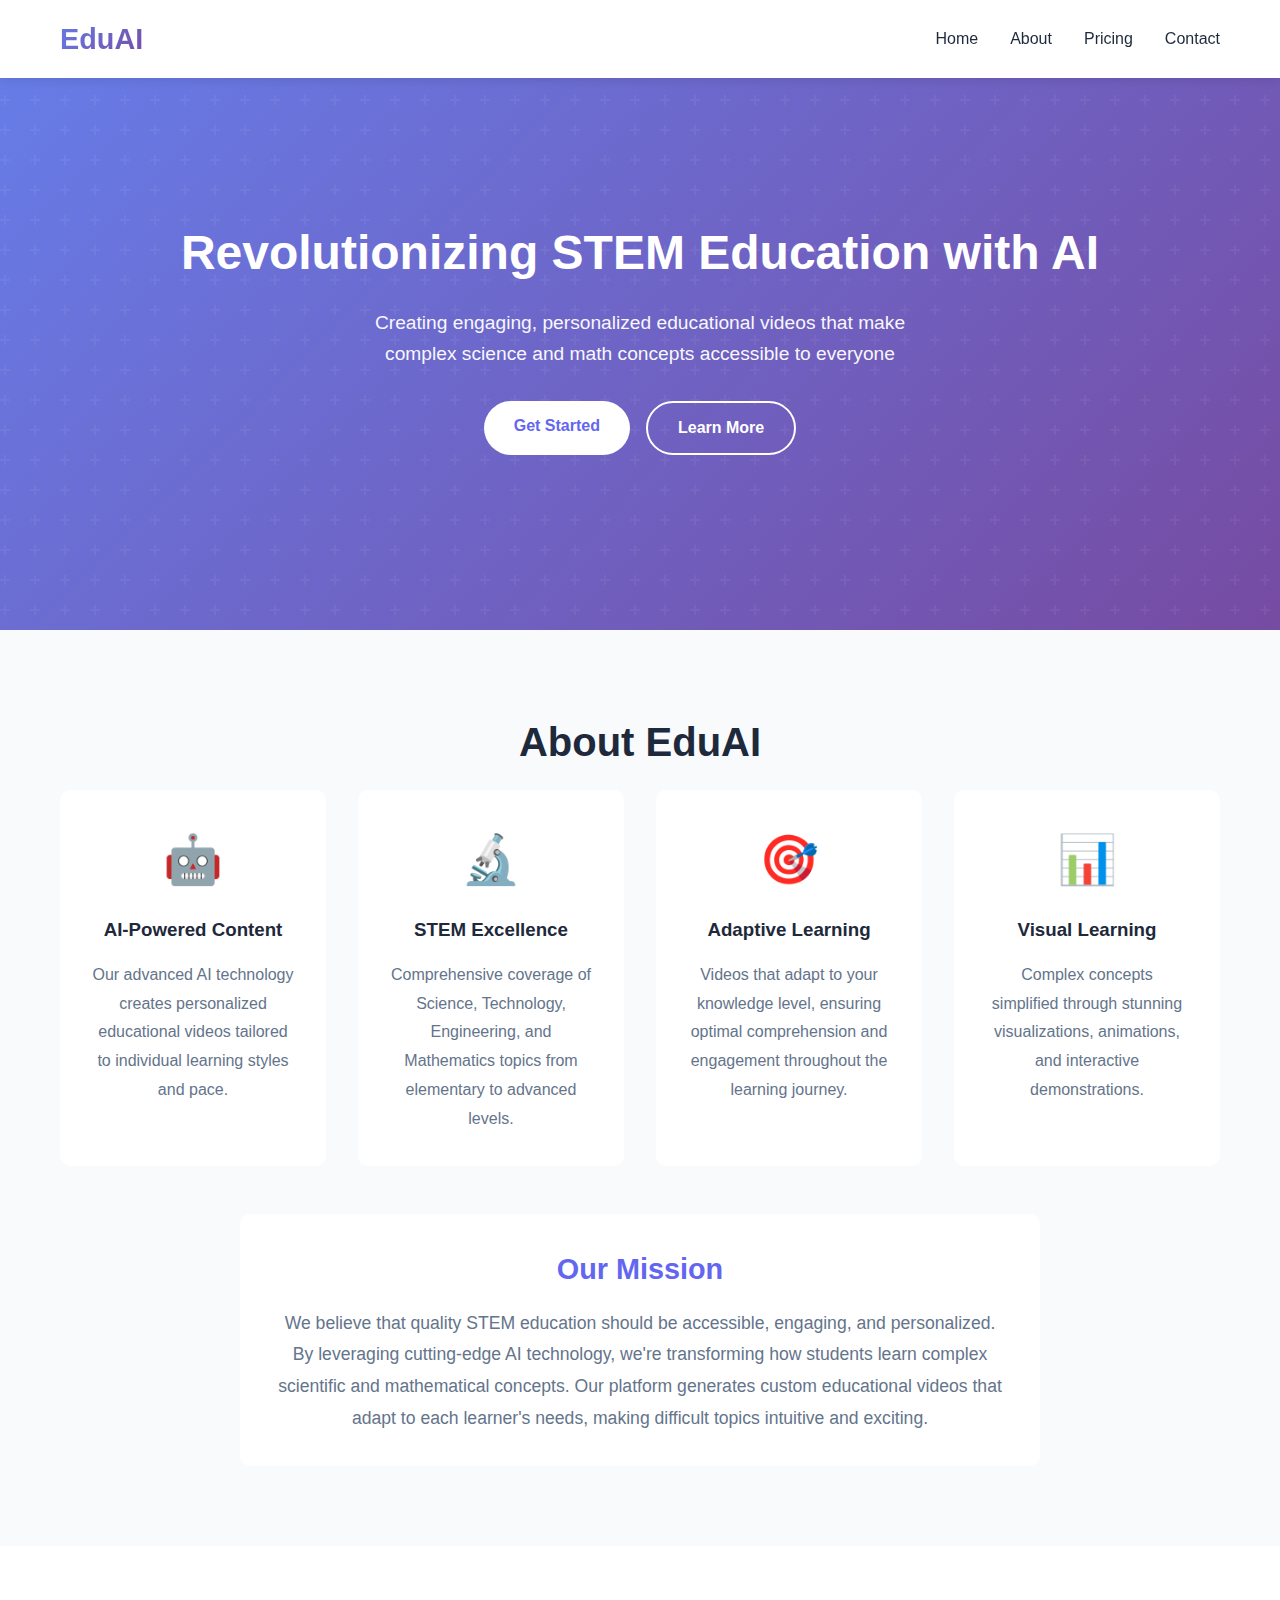
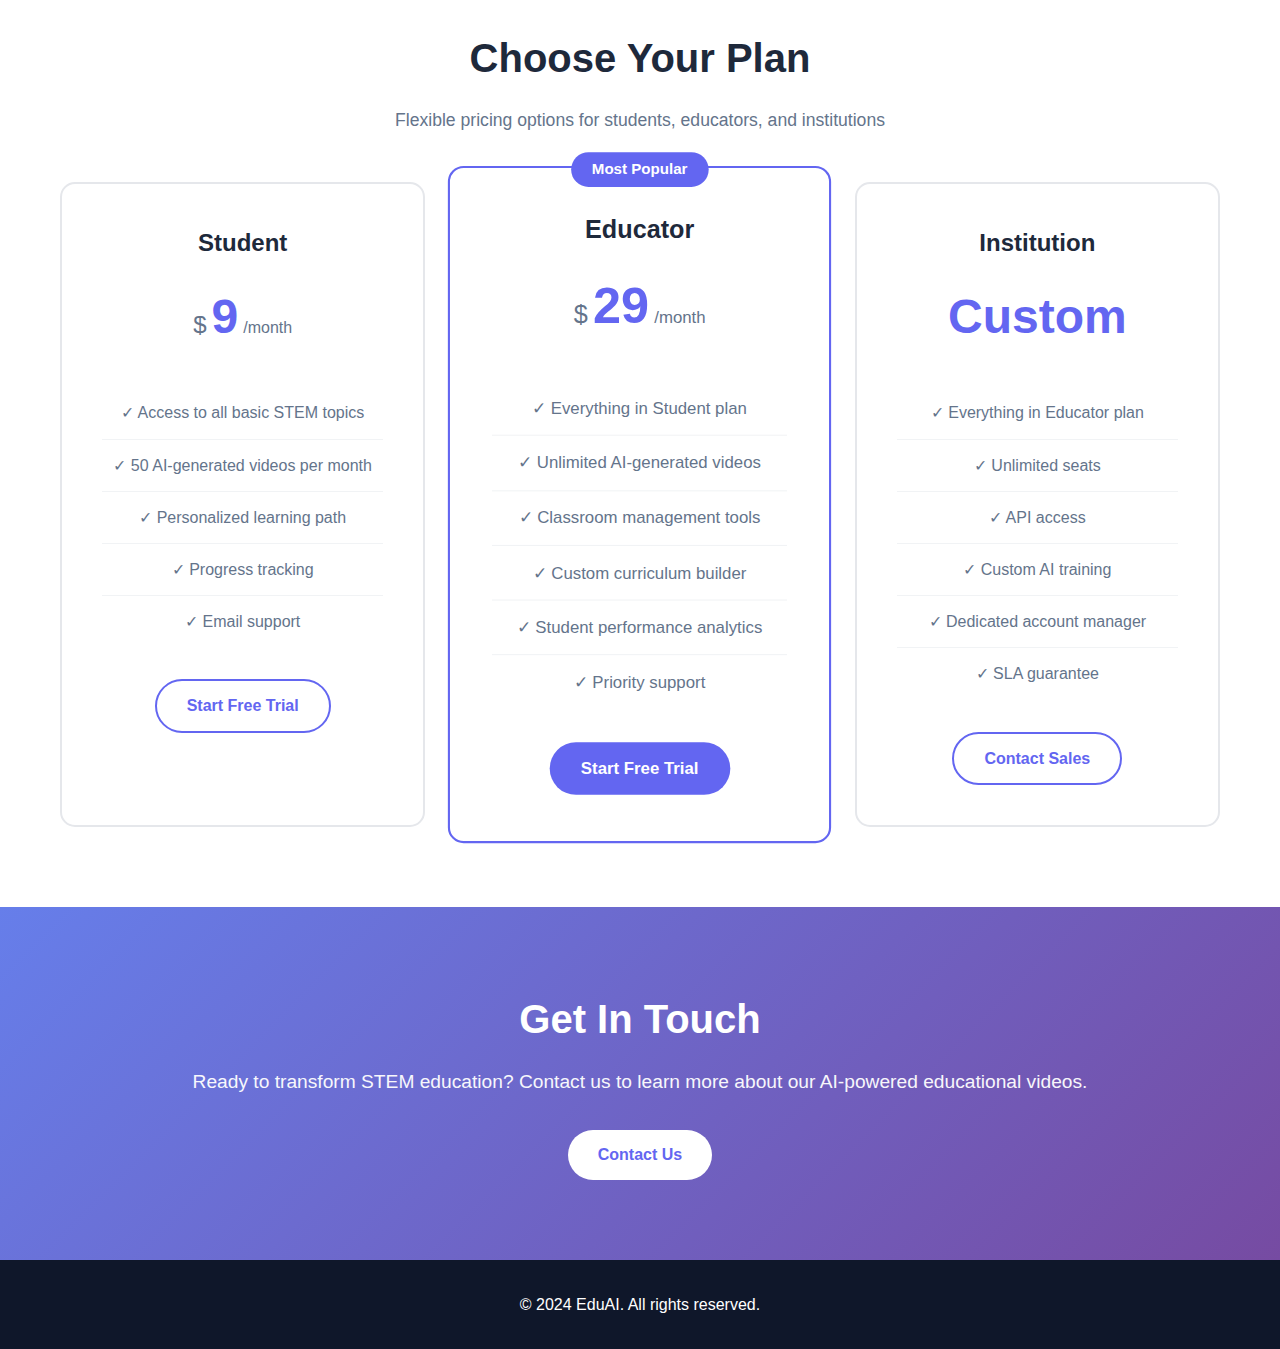
<file: index.html>
<!DOCTYPE html>
<html lang="en">
<head>
    <meta charset="UTF-8">
    <meta name="viewport" content="width=device-width, initial-scale=1.0">
    <title>EduAI - AI-Powered STEM Education Videos</title>
    <link rel="stylesheet" href="styles.css">
</head>
<body>
    <!-- Navigation -->
    <nav class="navbar">
        <div class="container">
            <div class="nav-brand">
                <h1>EduAI</h1>
            </div>
            <ul class="nav-menu">
                <li><a href="#home" class="nav-link">Home</a></li>
                <li><a href="#about" class="nav-link">About</a></li>
                <li><a href="#pricing" class="nav-link">Pricing</a></li>
                <li><a href="#contact" class="nav-link">Contact</a></li>
            </ul>
            <div class="hamburger">
                <span></span>
                <span></span>
                <span></span>
            </div>
        </div>
    </nav>

    <!-- Hero Section -->
    <section id="home" class="hero">
        <div class="container">
            <div class="hero-content">
                <h2 class="hero-title">Revolutionizing STEM Education with AI</h2>
                <p class="hero-subtitle">Creating engaging, personalized educational videos that make complex science and math concepts accessible to everyone</p>
                <div class="hero-buttons">
                    <a href="#pricing" class="btn btn-primary">Get Started</a>
                    <a href="#about" class="btn btn-secondary">Learn More</a>
                </div>
            </div>
        </div>
    </section>

    <!-- About Section -->
    <section id="about" class="about">
        <div class="container">
            <h2 class="section-title">About EduAI</h2>
            <div class="about-grid">
                <div class="about-card">
                    <div class="card-icon">🤖</div>
                    <h3>AI-Powered Content</h3>
                    <p>Our advanced AI technology creates personalized educational videos tailored to individual learning styles and pace.</p>
                </div>
                <div class="about-card">
                    <div class="card-icon">🔬</div>
                    <h3>STEM Excellence</h3>
                    <p>Comprehensive coverage of Science, Technology, Engineering, and Mathematics topics from elementary to advanced levels.</p>
                </div>
                <div class="about-card">
                    <div class="card-icon">🎯</div>
                    <h3>Adaptive Learning</h3>
                    <p>Videos that adapt to your knowledge level, ensuring optimal comprehension and engagement throughout the learning journey.</p>
                </div>
                <div class="about-card">
                    <div class="card-icon">📊</div>
                    <h3>Visual Learning</h3>
                    <p>Complex concepts simplified through stunning visualizations, animations, and interactive demonstrations.</p>
                </div>
            </div>
            
            <div class="mission">
                <h3>Our Mission</h3>
                <p>We believe that quality STEM education should be accessible, engaging, and personalized. By leveraging cutting-edge AI technology, we're transforming how students learn complex scientific and mathematical concepts. Our platform generates custom educational videos that adapt to each learner's needs, making difficult topics intuitive and exciting.</p>
            </div>
        </div>
    </section>

    <!-- Pricing Section -->
    <section id="pricing" class="pricing">
        <div class="container">
            <h2 class="section-title">Choose Your Plan</h2>
            <p class="section-subtitle">Flexible pricing options for students, educators, and institutions</p>
            
            <div class="pricing-grid">
                <div class="pricing-card">
                    <h3 class="plan-name">Student</h3>
                    <div class="price">
                        <span class="currency">$</span>
                        <span class="amount">9</span>
                        <span class="period">/month</span>
                    </div>
                    <ul class="features">
                        <li>✓ Access to all basic STEM topics</li>
                        <li>✓ 50 AI-generated videos per month</li>
                        <li>✓ Personalized learning path</li>
                        <li>✓ Progress tracking</li>
                        <li>✓ Email support</li>
                    </ul>
                    <a href="#" class="btn btn-outline">Start Free Trial</a>
                </div>
                
                <div class="pricing-card featured">
                    <div class="badge">Most Popular</div>
                    <h3 class="plan-name">Educator</h3>
                    <div class="price">
                        <span class="currency">$</span>
                        <span class="amount">29</span>
                        <span class="period">/month</span>
                    </div>
                    <ul class="features">
                        <li>✓ Everything in Student plan</li>
                        <li>✓ Unlimited AI-generated videos</li>
                        <li>✓ Classroom management tools</li>
                        <li>✓ Custom curriculum builder</li>
                        <li>✓ Student performance analytics</li>
                        <li>✓ Priority support</li>
                    </ul>
                    <a href="#" class="btn btn-primary">Start Free Trial</a>
                </div>
                
                <div class="pricing-card">
                    <h3 class="plan-name">Institution</h3>
                    <div class="price">
                        <span class="amount">Custom</span>
                    </div>
                    <ul class="features">
                        <li>✓ Everything in Educator plan</li>
                        <li>✓ Unlimited seats</li>
                        <li>✓ API access</li>
                        <li>✓ Custom AI training</li>
                        <li>✓ Dedicated account manager</li>
                        <li>✓ SLA guarantee</li>
                    </ul>
                    <a href="#" class="btn btn-outline">Contact Sales</a>
                </div>
            </div>
        </div>
    </section>

    <!-- Contact Section -->
    <section id="contact" class="contact">
        <div class="container">
            <h2 class="section-title">Get In Touch</h2>
            <p class="contact-text">Ready to transform STEM education? Contact us to learn more about our AI-powered educational videos.</p>
            <a href="mailto:hello@eduai.com" class="btn btn-primary">Contact Us</a>
        </div>
    </section>

    <!-- Footer -->
    <footer class="footer">
        <div class="container">
            <p>&copy; 2024 EduAI. All rights reserved.</p>
        </div>
    </footer>

    <script>
        // Mobile menu toggle
        const hamburger = document.querySelector('.hamburger');
        const navMenu = document.querySelector('.nav-menu');

        hamburger.addEventListener('click', () => {
            hamburger.classList.toggle('active');
            navMenu.classList.toggle('active');
        });

        // Smooth scrolling
        document.querySelectorAll('a[href^="#"]').forEach(anchor => {
            anchor.addEventListener('click', function (e) {
                e.preventDefault();
                const target = document.querySelector(this.getAttribute('href'));
                if (target) {
                    target.scrollIntoView({ behavior: 'smooth' });
                    // Close mobile menu if open
                    hamburger.classList.remove('active');
                    navMenu.classList.remove('active');
                }
            });
        });

        // Active nav link on scroll
        window.addEventListener('scroll', () => {
            let current = '';
            const sections = document.querySelectorAll('section');
            
            sections.forEach(section => {
                const sectionTop = section.offsetTop;
                const sectionHeight = section.clientHeight;
                if (scrollY >= (sectionTop - 200)) {
                    current = section.getAttribute('id');
                }
            });

            document.querySelectorAll('.nav-link').forEach(link => {
                link.classList.remove('active');
                if (link.getAttribute('href').slice(1) === current) {
                    link.classList.add('active');
                }
            });
        });
    </script>
</body>
</html>
</file>
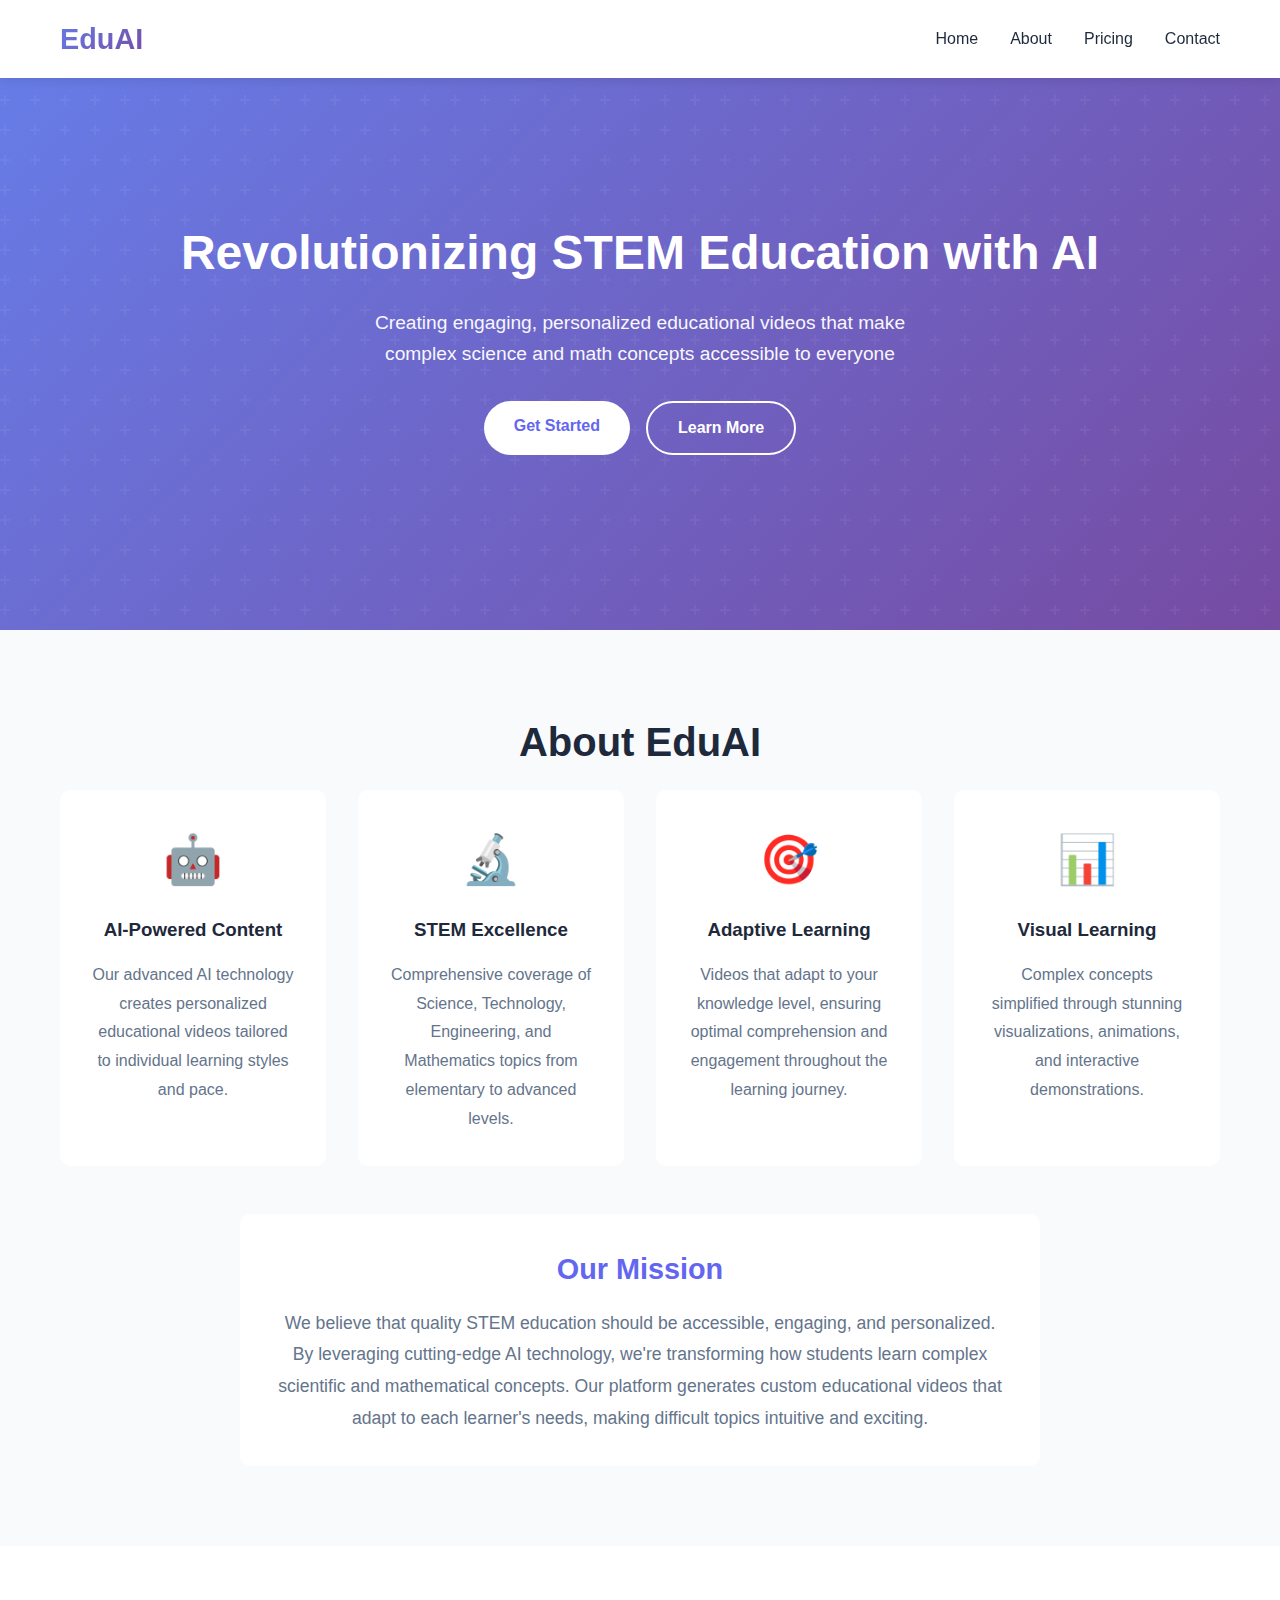
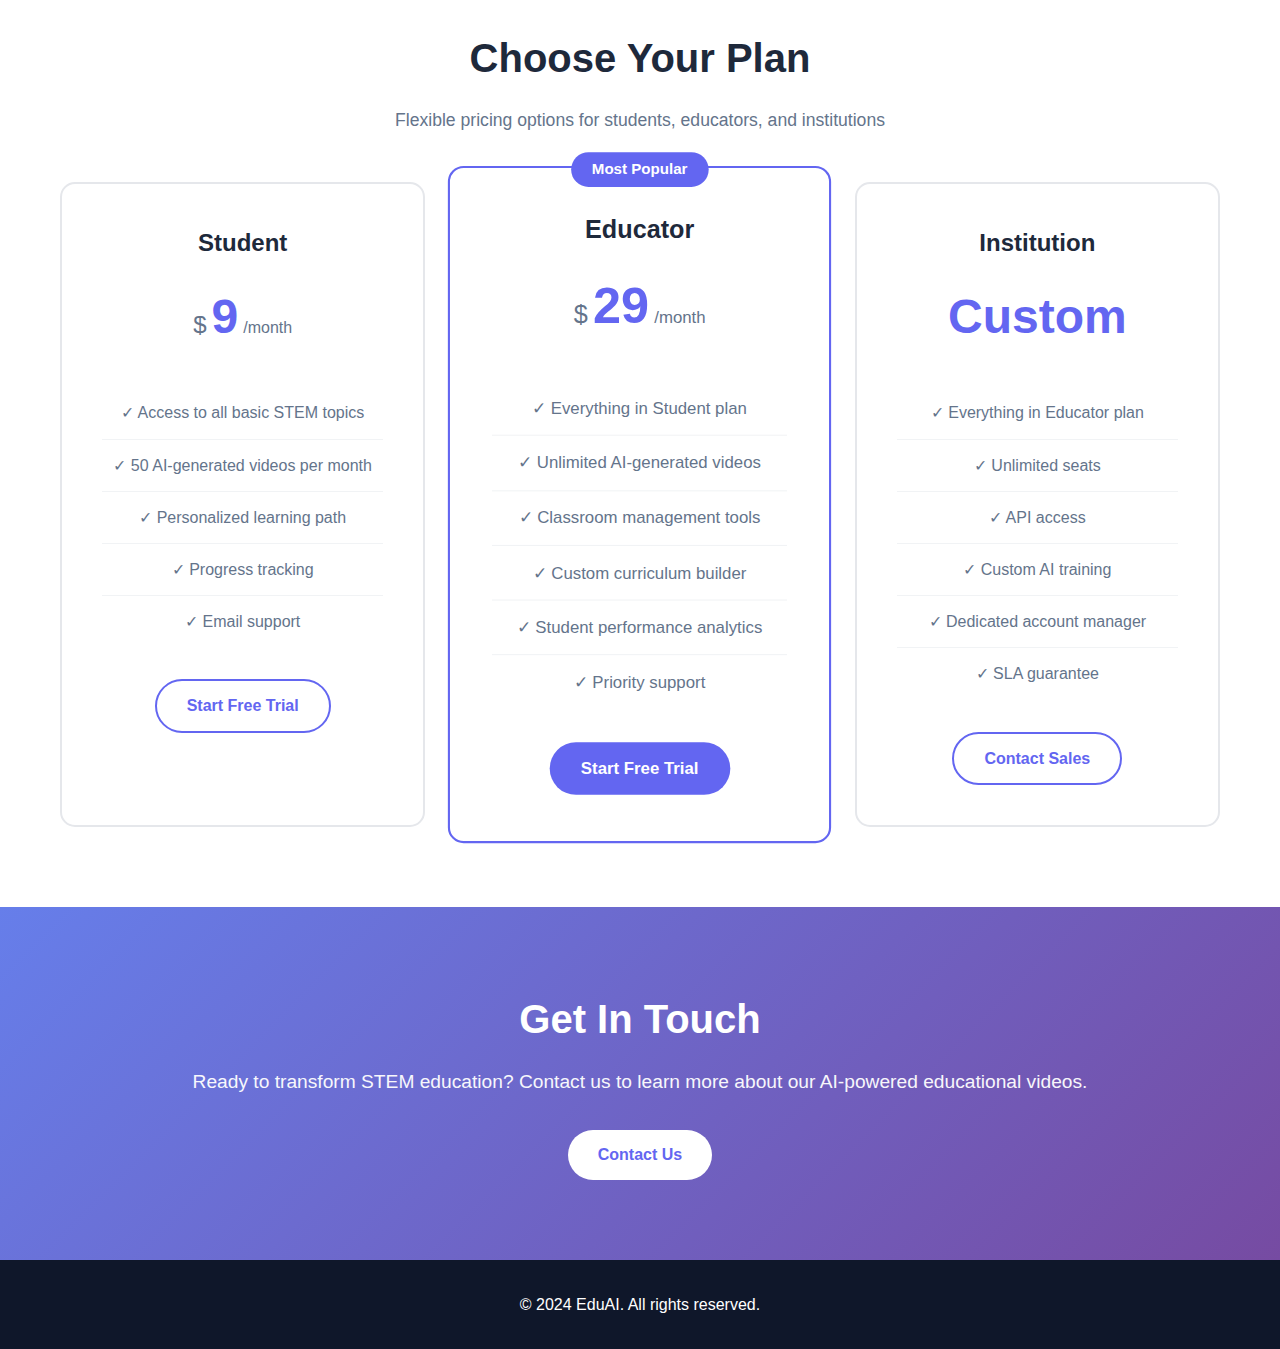
<file: stitchspace.html>
<!DOCTYPE html>
<html lang="en">
<head>
    <meta charset="UTF-8">
    <meta name="viewport" content="width=device-width, initial-scale=1.0">
    <title>EduAI - AI-Powered STEM Education Videos</title>
    <link rel="stylesheet" href="styles.css">
</head>
<body>
    <!-- Navigation -->
    <nav class="navbar">
        <div class="container">
            <div class="nav-brand">
                <h1>EduAI</h1>
            </div>
            <ul class="nav-menu">
                <li><a href="#home" class="nav-link">Home</a></li>
                <li><a href="#about" class="nav-link">About</a></li>
                <li><a href="#pricing" class="nav-link">Pricing</a></li>
                <li><a href="#contact" class="nav-link">Contact</a></li>
            </ul>
            <div class="hamburger">
                <span></span>
                <span></span>
                <span></span>
            </div>
        </div>
    </nav>

    <!-- Hero Section -->
    <section id="home" class="hero">
        <div class="container">
            <div class="hero-content">
                <h2 class="hero-title">Revolutionizing STEM Education with AI</h2>
                <p class="hero-subtitle">Creating engaging, personalized educational videos that make complex science and math concepts accessible to everyone</p>
                <div class="hero-buttons">
                    <a href="#pricing" class="btn btn-primary">Get Started</a>
                    <a href="#about" class="btn btn-secondary">Learn More</a>
                </div>
            </div>
        </div>
    </section>

    <!-- About Section -->
    <section id="about" class="about">
        <div class="container">
            <h2 class="section-title">About EduAI</h2>
            <div class="about-grid">
                <div class="about-card">
                    <div class="card-icon">🤖</div>
                    <h3>AI-Powered Content</h3>
                    <p>Our advanced AI technology creates personalized educational videos tailored to individual learning styles and pace.</p>
                </div>
                <div class="about-card">
                    <div class="card-icon">🔬</div>
                    <h3>STEM Excellence</h3>
                    <p>Comprehensive coverage of Science, Technology, Engineering, and Mathematics topics from elementary to advanced levels.</p>
                </div>
                <div class="about-card">
                    <div class="card-icon">🎯</div>
                    <h3>Adaptive Learning</h3>
                    <p>Videos that adapt to your knowledge level, ensuring optimal comprehension and engagement throughout the learning journey.</p>
                </div>
                <div class="about-card">
                    <div class="card-icon">📊</div>
                    <h3>Visual Learning</h3>
                    <p>Complex concepts simplified through stunning visualizations, animations, and interactive demonstrations.</p>
                </div>
            </div>
            
            <div class="mission">
                <h3>Our Mission</h3>
                <p>We believe that quality STEM education should be accessible, engaging, and personalized. By leveraging cutting-edge AI technology, we're transforming how students learn complex scientific and mathematical concepts. Our platform generates custom educational videos that adapt to each learner's needs, making difficult topics intuitive and exciting.</p>
            </div>
        </div>
    </section>

    <!-- Pricing Section -->
    <section id="pricing" class="pricing">
        <div class="container">
            <h2 class="section-title">Choose Your Plan</h2>
            <p class="section-subtitle">Flexible pricing options for students, educators, and institutions</p>
            
            <div class="pricing-grid">
                <div class="pricing-card">
                    <h3 class="plan-name">Student</h3>
                    <div class="price">
                        <span class="currency">$</span>
                        <span class="amount">9</span>
                        <span class="period">/month</span>
                    </div>
                    <ul class="features">
                        <li>✓ Access to all basic STEM topics</li>
                        <li>✓ 50 AI-generated videos per month</li>
                        <li>✓ Personalized learning path</li>
                        <li>✓ Progress tracking</li>
                        <li>✓ Email support</li>
                    </ul>
                    <a href="#" class="btn btn-outline">Start Free Trial</a>
                </div>
                
                <div class="pricing-card featured">
                    <div class="badge">Most Popular</div>
                    <h3 class="plan-name">Educator</h3>
                    <div class="price">
                        <span class="currency">$</span>
                        <span class="amount">29</span>
                        <span class="period">/month</span>
                    </div>
                    <ul class="features">
                        <li>✓ Everything in Student plan</li>
                        <li>✓ Unlimited AI-generated videos</li>
                        <li>✓ Classroom management tools</li>
                        <li>✓ Custom curriculum builder</li>
                        <li>✓ Student performance analytics</li>
                        <li>✓ Priority support</li>
                    </ul>
                    <a href="#" class="btn btn-primary">Start Free Trial</a>
                </div>
                
                <div class="pricing-card">
                    <h3 class="plan-name">Institution</h3>
                    <div class="price">
                        <span class="amount">Custom</span>
                    </div>
                    <ul class="features">
                        <li>✓ Everything in Educator plan</li>
                        <li>✓ Unlimited seats</li>
                        <li>✓ API access</li>
                        <li>✓ Custom AI training</li>
                        <li>✓ Dedicated account manager</li>
                        <li>✓ SLA guarantee</li>
                    </ul>
                    <a href="#" class="btn btn-outline">Contact Sales</a>
                </div>
            </div>
        </div>
    </section>

    <!-- Contact Section -->
    <section id="contact" class="contact">
        <div class="container">
            <h2 class="section-title">Get In Touch</h2>
            <p class="contact-text">Ready to transform STEM education? Contact us to learn more about our AI-powered educational videos.</p>
            <a href="mailto:hello@eduai.com" class="btn btn-primary">Contact Us</a>
        </div>
    </section>

    <!-- Footer -->
    <footer class="footer">
        <div class="container">
            <p>&copy; 2024 EduAI. All rights reserved.</p>
        </div>
    </footer>

    <script>
        // Mobile menu toggle
        const hamburger = document.querySelector('.hamburger');
        const navMenu = document.querySelector('.nav-menu');

        hamburger.addEventListener('click', () => {
            hamburger.classList.toggle('active');
            navMenu.classList.toggle('active');
        });

        // Smooth scrolling
        document.querySelectorAll('a[href^="#"]').forEach(anchor => {
            anchor.addEventListener('click', function (e) {
                e.preventDefault();
                const target = document.querySelector(this.getAttribute('href'));
                if (target) {
                    target.scrollIntoView({ behavior: 'smooth' });
                    // Close mobile menu if open
                    hamburger.classList.remove('active');
                    navMenu.classList.remove('active');
                }
            });
        });

        // Active nav link on scroll
        window.addEventListener('scroll', () => {
            let current = '';
            const sections = document.querySelectorAll('section');
            
            sections.forEach(section => {
                const sectionTop = section.offsetTop;
                const sectionHeight = section.clientHeight;
                if (scrollY >= (sectionTop - 200)) {
                    current = section.getAttribute('id');
                }
            });

            document.querySelectorAll('.nav-link').forEach(link => {
                link.classList.remove('active');
                if (link.getAttribute('href').slice(1) === current) {
                    link.classList.add('active');
                }
            });
        });
    </script>
</body>
</html>
</file>
<file: styles.css>
/* Reset and Base Styles */
* {
    margin: 0;
    padding: 0;
    box-sizing: border-box;
}

:root {
    --primary-color: #6366f1;
    --primary-dark: #4f46e5;
    --secondary-color: #22d3ee;
    --dark-bg: #0f172a;
    --light-bg: #f8fafc;
    --text-dark: #1e293b;
    --text-light: #64748b;
    --white: #ffffff;
    --gradient: linear-gradient(135deg, #667eea 0%, #764ba2 100%);
}

body {
    font-family: -apple-system, BlinkMacSystemFont, 'Segoe UI', Roboto, 'Helvetica Neue', Arial, sans-serif;
    line-height: 1.6;
    color: var(--text-dark);
    overflow-x: hidden;
}

.container {
    max-width: 1200px;
    margin: 0 auto;
    padding: 0 20px;
}

/* Navigation */
.navbar {
    background: var(--white);
    box-shadow: 0 2px 10px rgba(0, 0, 0, 0.1);
    position: fixed;
    width: 100%;
    top: 0;
    z-index: 1000;
}

.navbar .container {
    display: flex;
    justify-content: space-between;
    align-items: center;
    padding: 1rem 20px;
}

.nav-brand h1 {
    font-size: 1.8rem;
    background: var(--gradient);
    -webkit-background-clip: text;
    -webkit-text-fill-color: transparent;
    background-clip: text;
}

.nav-menu {
    display: flex;
    list-style: none;
    gap: 2rem;
}

.nav-link {
    text-decoration: none;
    color: var(--text-dark);
    font-weight: 500;
    transition: color 0.3s ease;
    position: relative;
}

.nav-link:hover,
.nav-link.active {
    color: var(--primary-color);
}

.nav-link::after {
    content: '';
    position: absolute;
    width: 0;
    height: 2px;
    bottom: -5px;
    left: 0;
    background-color: var(--primary-color);
    transition: width 0.3s ease;
}

.nav-link:hover::after,
.nav-link.active::after {
    width: 100%;
}

.hamburger {
    display: none;
    flex-direction: column;
    cursor: pointer;
}

.hamburger span {
    width: 25px;
    height: 3px;
    background: var(--text-dark);
    margin: 3px 0;
    transition: 0.3s;
}

.hamburger.active span:nth-child(1) {
    transform: rotate(-45deg) translate(-5px, 6px);
}

.hamburger.active span:nth-child(2) {
    opacity: 0;
}

.hamburger.active span:nth-child(3) {
    transform: rotate(45deg) translate(-5px, -6px);
}

/* Hero Section */
.hero {
    background: linear-gradient(135deg, #667eea 0%, #764ba2 100%);
    padding: 120px 0 80px;
    min-height: 70vh;
    display: flex;
    align-items: center;
    position: relative;
    overflow: hidden;
}

.hero::before {
    content: '';
    position: absolute;
    width: 200%;
    height: 200%;
    background: url("data:image/svg+xml,%3Csvg width='60' height='60' viewBox='0 0 60 60' xmlns='http://www.w3.org/2000/svg'%3E%3Cg fill='none' fill-rule='evenodd'%3E%3Cg fill='%23ffffff' fill-opacity='0.05'%3E%3Cpath d='M36 34v-4h-2v4h-4v2h4v4h2v-4h4v-2h-4zm0-30V0h-2v4h-4v2h4v4h2V6h4V4h-4zM6 34v-4H4v4H0v2h4v4h2v-4h4v-2H6zM6 4V0H4v4H0v2h4v4h2V6h4V4H6z'/%3E%3C/g%3E%3C/g%3E%3C/svg%3E");
    animation: float 20s linear infinite;
}

@keyframes float {
    0% { transform: translate(0, 0); }
    100% { transform: translate(-50%, -50%); }
}

.hero-content {
    text-align: center;
    color: var(--white);
    position: relative;
    z-index: 1;
}

.hero-title {
    font-size: 3rem;
    margin-bottom: 1rem;
    animation: fadeInUp 0.8s ease;
}

.hero-subtitle {
    font-size: 1.2rem;
    margin-bottom: 2rem;
    opacity: 0.95;
    max-width: 600px;
    margin-left: auto;
    margin-right: auto;
    animation: fadeInUp 0.8s ease 0.2s both;
}

@keyframes fadeInUp {
    from {
        opacity: 0;
        transform: translateY(30px);
    }
    to {
        opacity: 1;
        transform: translateY(0);
    }
}

.hero-buttons {
    display: flex;
    gap: 1rem;
    justify-content: center;
    animation: fadeInUp 0.8s ease 0.4s both;
}

/* Buttons */
.btn {
    padding: 12px 30px;
    text-decoration: none;
    border-radius: 50px;
    font-weight: 600;
    transition: all 0.3s ease;
    display: inline-block;
    border: none;
    cursor: pointer;
}

.btn-primary {
    background: var(--white);
    color: var(--primary-color);
}

.btn-primary:hover {
    transform: translateY(-2px);
    box-shadow: 0 10px 20px rgba(0, 0, 0, 0.2);
}

.btn-secondary {
    background: transparent;
    color: var(--white);
    border: 2px solid var(--white);
}

.btn-secondary:hover {
    background: var(--white);
    color: var(--primary-color);
}

.btn-outline {
    background: transparent;
    color: var(--primary-color);
    border: 2px solid var(--primary-color);
}

.btn-outline:hover {
    background: var(--primary-color);
    color: var(--white);
}

/* Section Styles */
.section-title {
    font-size: 2.5rem;
    text-align: center;
    margin-bottom: 1rem;
    color: var(--text-dark);
}

.section-subtitle {
    text-align: center;
    color: var(--text-light);
    margin-bottom: 3rem;
    font-size: 1.1rem;
}

/* About Section */
.about {
    padding: 80px 0;
    background: var(--light-bg);
}

.about-grid {
    display: grid;
    grid-template-columns: repeat(auto-fit, minmax(250px, 1fr));
    gap: 2rem;
    margin-bottom: 3rem;
}

.about-card {
    background: var(--white);
    padding: 2rem;
    border-radius: 10px;
    text-align: center;
    transition: transform 0.3s ease, box-shadow 0.3s ease;
}

.about-card:hover {
    transform: translateY(-5px);
    box-shadow: 0 10px 30px rgba(0, 0, 0, 0.1);
}

.card-icon {
    font-size: 3rem;
    margin-bottom: 1rem;
}

.about-card h3 {
    color: var(--text-dark);
    margin-bottom: 1rem;
}

.about-card p {
    color: var(--text-light);
    line-height: 1.8;
}

.mission {
    background: var(--white);
    padding: 2rem;
    border-radius: 10px;
    text-align: center;
    max-width: 800px;
    margin: 0 auto;
}

.mission h3 {
    color: var(--primary-color);
    margin-bottom: 1rem;
    font-size: 1.8rem;
}

.mission p {
    color: var(--text-light);
    line-height: 1.8;
    font-size: 1.1rem;
}

/* Pricing Section */
.pricing {
    padding: 80px 0;
    background: var(--white);
}

.pricing-grid {
    display: grid;
    grid-template-columns: repeat(auto-fit, minmax(300px, 1fr));
    gap: 2rem;
    margin-top: 3rem;
}

.pricing-card {
    background: var(--white);
    border: 2px solid #e5e7eb;
    border-radius: 15px;
    padding: 2.5rem;
    text-align: center;
    position: relative;
    transition: transform 0.3s ease, box-shadow 0.3s ease;
}

.pricing-card:hover {
    transform: translateY(-5px);
    box-shadow: 0 20px 40px rgba(0, 0, 0, 0.1);
}

.pricing-card.featured {
    border-color: var(--primary-color);
    transform: scale(1.05);
}

.badge {
    position: absolute;
    top: -15px;
    left: 50%;
    transform: translateX(-50%);
    background: var(--primary-color);
    color: var(--white);
    padding: 5px 20px;
    border-radius: 20px;
    font-size: 0.9rem;
    font-weight: 600;
}

.plan-name {
    font-size: 1.5rem;
    color: var(--text-dark);
    margin-bottom: 1rem;
}

.price {
    display: flex;
    align-items: baseline;
    justify-content: center;
    margin-bottom: 2rem;
}

.currency {
    font-size: 1.5rem;
    color: var(--text-light);
    margin-right: 5px;
}

.amount {
    font-size: 3rem;
    font-weight: 700;
    color: var(--primary-color);
}

.period {
    color: var(--text-light);
    margin-left: 5px;
}

.features {
    list-style: none;
    margin-bottom: 2rem;
}

.features li {
    padding: 0.8rem 0;
    color: var(--text-light);
    border-bottom: 1px solid #f1f3f5;
}

.features li:last-child {
    border-bottom: none;
}

.pricing-card.featured .btn-primary {
    background: var(--primary-color);
    color: var(--white);
}

.pricing-card.featured .btn-primary:hover {
    background: var(--primary-dark);
}

/* Contact Section */
.contact {
    padding: 80px 0;
    background: linear-gradient(135deg, #667eea 0%, #764ba2 100%);
    text-align: center;
    color: var(--white);
}

.contact .section-title {
    color: var(--white);
}

.contact-text {
    font-size: 1.2rem;
    margin-bottom: 2rem;
    opacity: 0.95;
}

/* Footer */
.footer {
    background: var(--dark-bg);
    color: var(--white);
    text-align: center;
    padding: 2rem 0;
}

/* Responsive Design */
@media (max-width: 768px) {
    .nav-menu {
        position: fixed;
        left: -100%;
        top: 70px;
        flex-direction: column;
        background-color: var(--white);
        width: 100%;
        text-align: center;
        transition: 0.3s;
        box-shadow: 0 10px 27px rgba(0, 0, 0, 0.1);
        padding: 2rem 0;
    }

    .nav-menu.active {
        left: 0;
    }

    .hamburger {
        display: flex;
    }

    .hero-title {
        font-size: 2rem;
    }

    .hero-subtitle {
        font-size: 1rem;
    }

    .hero-buttons {
        flex-direction: column;
        align-items: center;
    }

    .pricing-card.featured {
        transform: scale(1);
    }

    .amount {
        font-size: 2.5rem;
    }
}

@media (max-width: 480px) {
    .section-title {
        font-size: 2rem;
    }

    .about-grid {
        grid-template-columns: 1fr;
    }

    .pricing-grid {
        grid-template-columns: 1fr;
    }
}
</file>
